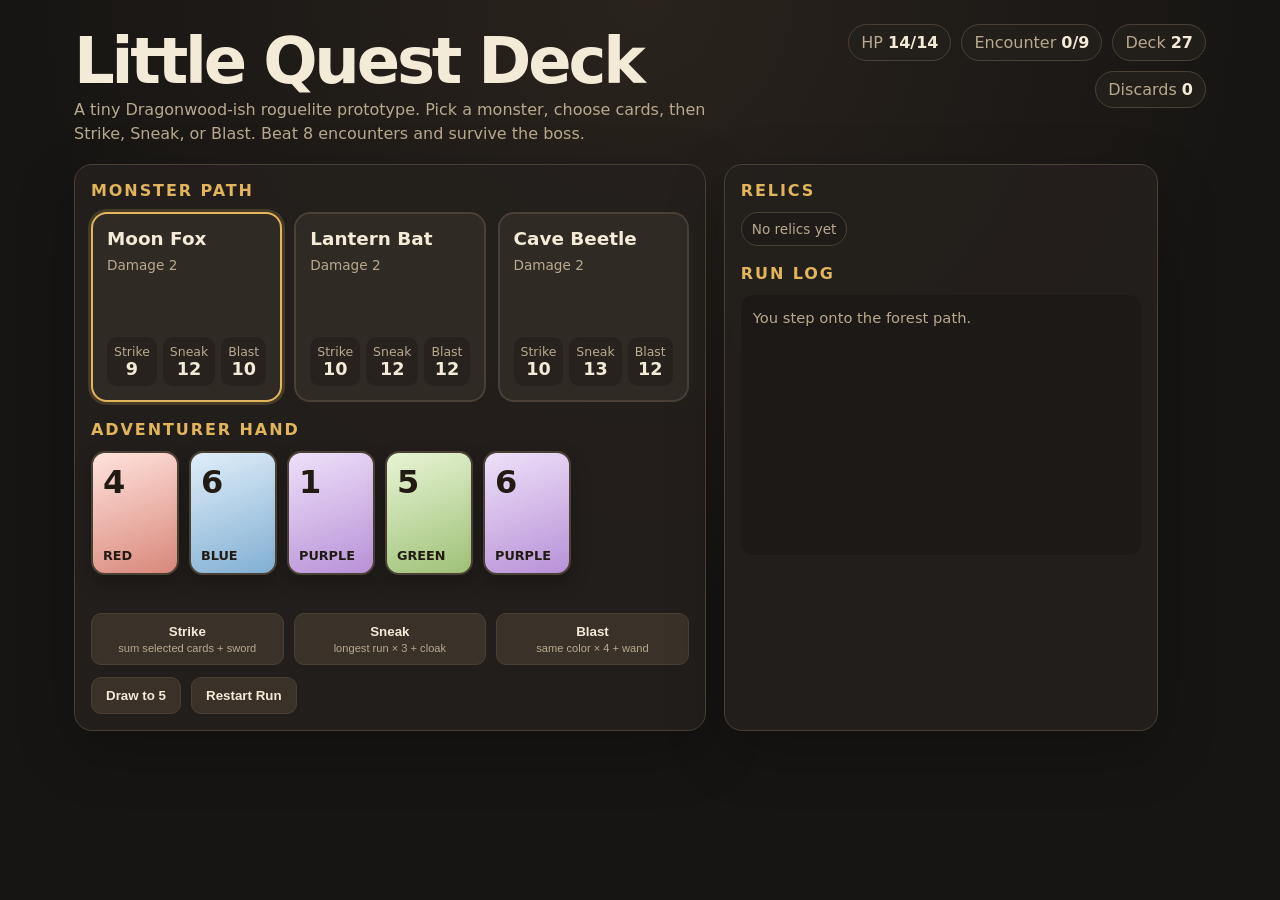
<file: index.html>
<!DOCTYPE html>
<html lang="en">
<head>
<meta charset="UTF-8">
<meta name="viewport" content="width=device-width, initial-scale=1.0">
<title>Little Quest Deck</title>
<style>
:root {
  --bg: #171513;
  --panel: #24201c;
  --panel2: #302a24;
  --text: #f4ead8;
  --muted: #b9a98f;
  --gold: #e2b45c;
  --red: #d96b5f;
  --green: #83b36b;
  --blue: #6fa9d8;
  --purple: #b284d8;
  --border: #4b4035;
}
* { box-sizing: border-box; }
body {
  margin: 0;
  background: radial-gradient(circle at top, #2a231d 0%, var(--bg) 55%);
  color: var(--text);
  font-family: system-ui, -apple-system, BlinkMacSystemFont, "Segoe UI", sans-serif;
  min-height: 100vh;
}
button {
  border: 1px solid var(--border);
  background: #3a3128;
  color: var(--text);
  border-radius: 10px;
  padding: 10px 14px;
  cursor: pointer;
  font-weight: 700;
}
button:hover:not(:disabled) { border-color: var(--gold); transform: translateY(-1px); }
button:disabled { opacity: 0.45; cursor: not-allowed; }
.app { max-width: 1180px; margin: 0 auto; padding: 24px; }
.header { display: flex; justify-content: space-between; gap: 16px; align-items: flex-start; margin-bottom: 18px; }
h1 { margin: 0; font-size: clamp(2rem, 5vw, 4rem); letter-spacing: -0.05em; }
.subtitle { color: var(--muted); max-width: 650px; line-height: 1.5; }
.stats { display: flex; flex-wrap: wrap; gap: 10px; justify-content: flex-end; }
.stat { background: rgba(36,32,28,0.82); border: 1px solid var(--border); border-radius: 999px; padding: 8px 12px; color: var(--muted); }
.stat strong { color: var(--text); }
.grid { display: grid; grid-template-columns: 1.1fr 0.9fr; gap: 18px; }
.panel { background: rgba(36,32,28,0.9); border: 1px solid var(--border); border-radius: 18px; padding: 16px; box-shadow: 0 20px 60px rgba(0,0,0,0.22); }
.panel h2 { margin: 0 0 12px; font-size: 1rem; color: var(--gold); text-transform: uppercase; letter-spacing: 0.12em; }
.monsters { display: grid; grid-template-columns: repeat(3, 1fr); gap: 12px; }
.monster { background: var(--panel2); border: 2px solid var(--border); border-radius: 16px; padding: 14px; min-height: 190px; display: flex; flex-direction: column; gap: 8px; }
.monster.selected { border-color: var(--gold); box-shadow: 0 0 0 3px rgba(226,180,92,0.18); }
.monster .name { font-size: 1.15rem; font-weight: 800; }
.monster .type { color: var(--muted); font-size: 0.85rem; }
.target-row { display: grid; grid-template-columns: repeat(3, 1fr); gap: 6px; margin-top: auto; }
.target { background: rgba(0,0,0,0.18); border-radius: 10px; padding: 7px; text-align: center; font-size: 0.78rem; color: var(--muted); }
.target strong { display: block; color: var(--text); font-size: 1.1rem; }
.hand { display: flex; flex-wrap: wrap; gap: 10px; min-height: 150px; }
.card { width: 88px; height: 124px; border-radius: 14px; border: 2px solid var(--border); background: linear-gradient(160deg, #f7ebd1, #d9c49a); color: #211b14; display: flex; flex-direction: column; justify-content: space-between; padding: 10px; cursor: pointer; box-shadow: 0 8px 18px rgba(0,0,0,0.25); user-select: none; }
.card.selected { outline: 4px solid var(--gold); transform: translateY(-5px); }
.card .num { font-size: 2rem; font-weight: 900; }
.card .suit { font-weight: 900; text-transform: uppercase; font-size: 0.8rem; }
.card.red { background: linear-gradient(160deg, #ffe3dd, #d9877a); }
.card.green { background: linear-gradient(160deg, #e8f4d4, #9ec177); }
.card.blue { background: linear-gradient(160deg, #e0eef9, #81afd3); }
.card.purple { background: linear-gradient(160deg, #eee0f9, #b891d7); }
.actions { display: grid; grid-template-columns: repeat(3, 1fr); gap: 10px; margin-top: 12px; }
.action-btn small { display: block; color: var(--muted); font-weight: 500; margin-top: 3px; }
.relics { display: flex; flex-wrap: wrap; gap: 8px; }
.relic { border: 1px solid var(--border); background: #1f1b18; border-radius: 999px; padding: 8px 10px; font-size: 0.85rem; color: var(--muted); }
.log { height: 260px; overflow: auto; background: rgba(0,0,0,0.18); border-radius: 12px; padding: 12px; color: var(--muted); line-height: 1.45; font-size: 0.92rem; }
.log p { margin: 0 0 8px; }
.upgrades { display: none; position: fixed; inset: 0; background: rgba(0,0,0,0.72); align-items: center; justify-content: center; padding: 18px; z-index: 10; }
.upgrades.open { display: flex; }
.upgrade-box { max-width: 850px; width: 100%; background: var(--panel); border: 1px solid var(--border); border-radius: 22px; padding: 20px; }
.upgrade-cards { display: grid; grid-template-columns: repeat(3, 1fr); gap: 12px; margin-top: 14px; }
.upgrade { text-align: left; min-height: 150px; background: var(--panel2); }
.upgrade strong { display: block; color: var(--gold); margin-bottom: 8px; font-size: 1.05rem; }
.footer-actions { display: flex; gap: 10px; margin-top: 12px; }
.game-over { font-size: 1.2rem; color: var(--gold); font-weight: 800; }
@media (max-width: 900px) { .grid, .monsters, .upgrade-cards { grid-template-columns: 1fr; } .stats { justify-content: flex-start; } .actions { grid-template-columns: 1fr; } }
</style>
</head>
<body>
<div class="app">
  <div class="header">
    <div>
      <h1>Little Quest Deck</h1>
      <div class="subtitle">A tiny Dragonwood-ish roguelite prototype. Pick a monster, choose cards, then Strike, Sneak, or Blast. Beat 8 encounters and survive the boss.</div>
    </div>
    <div class="stats">
      <div class="stat">HP <strong id="hp"></strong></div>
      <div class="stat">Encounter <strong id="encounter"></strong></div>
      <div class="stat">Deck <strong id="deckCount"></strong></div>
      <div class="stat">Discards <strong id="discardCount"></strong></div>
    </div>
  </div>

  <div class="grid">
    <main class="panel">
      <h2>Monster Path</h2>
      <div class="monsters" id="monsters"></div>
      <h2 style="margin-top:18px;">Adventurer Hand</h2>
      <div class="hand" id="hand"></div>
      <div class="actions">
        <button class="action-btn" id="strikeBtn">Strike <small>sum selected cards + sword</small></button>
        <button class="action-btn" id="sneakBtn">Sneak <small>longest run × 3 + cloak</small></button>
        <button class="action-btn" id="blastBtn">Blast <small>same color × 4 + wand</small></button>
      </div>
      <div class="footer-actions">
        <button id="drawBtn">Draw to 5</button>
        <button id="restartBtn">Restart Run</button>
      </div>
    </main>

    <aside class="panel">
      <h2>Relics</h2>
      <div class="relics" id="relics"></div>
      <h2 style="margin-top:18px;">Run Log</h2>
      <div class="log" id="log"></div>
    </aside>
  </div>
</div>

<div class="upgrades" id="upgradeModal">
  <div class="upgrade-box">
    <h2>Choose a reward</h2>
    <div class="subtitle">Defeated monsters leave something useful behind.</div>
    <div class="upgrade-cards" id="upgradeCards"></div>
  </div>
</div>

<script>
const colors = ['red', 'green', 'blue', 'purple'];
const monsterNames = ['Moss Imp', 'Tin Goblin', 'Lantern Bat', 'Root Troll', 'Moon Fox', 'Bog Wyrm', 'Clockwork Crab', 'Ash Sprite', 'Cave Beetle', 'Glass Ogre'];
const bosses = ['The Sleepy Dragon', 'Queen Briarback', 'The Three-Eyed Toad'];
const rewards = [
  { name: 'Rusty Sword', text: '+2 Strike.', apply: s => s.mods.strike += 2 },
  { name: 'Shadow Cloak', text: '+2 Sneak.', apply: s => s.mods.sneak += 2 },
  { name: 'Apprentice Wand', text: '+2 Blast.', apply: s => s.mods.blast += 2 },
  { name: 'Campfire Soup', text: 'Heal 3 HP now.', apply: s => s.hp = Math.min(s.maxHp, s.hp + 3) },
  { name: 'Bigger Satchel', text: 'Max hand size +1.', apply: s => s.handSize += 1 },
  { name: 'Lucky Pebble', text: '+1 to all approaches.', apply: s => { s.mods.strike++; s.mods.sneak++; s.mods.blast++; } },
  { name: 'Soft Boots', text: 'Max HP +2 and heal 2.', apply: s => { s.maxHp += 2; s.hp += 2; } },
  { name: 'Monster Manual', text: 'Future monsters are slightly easier.', apply: s => s.ease += 1 }
];
let state;
function shuffle(a) { for (let i=a.length-1;i>0;i--) { const j=Math.floor(Math.random()*(i+1)); [a[i],a[j]]=[a[j],a[i]]; } return a; }
function makeDeck() { const deck=[]; for (let n=1;n<=8;n++) colors.forEach(c => deck.push({n, color:c, id: crypto.randomUUID()})); return shuffle(deck); }
function log(msg) { state.log.unshift(`<p>${msg}</p>`); renderLog(); }
function newMonster(level, boss=false) {
  const base = boss ? 21 : 9 + level * 2;
  const variance = () => Math.max(5, base + Math.floor(Math.random()*5) - 2 - state.ease);
  return { id: crypto.randomUUID(), name: boss ? bosses[Math.floor(Math.random()*bosses.length)] : monsterNames[Math.floor(Math.random()*monsterNames.length)], boss, strike: variance(), sneak: variance(), blast: variance(), damage: boss ? 5 : Math.ceil(level/2)+1 };
}
function start() {
  state = { hp: 14, maxHp: 14, encounter: 1, defeated: 0, deck: makeDeck(), discard: [], hand: [], selected: [], monsters: [], mods: {strike:0,sneak:0,blast:0}, relics: [], log: [], handSize: 5, ease: 0, gameOver: false };
  fillMonsters(); drawToHand(); log('You step onto the forest path.'); render();
}
function fillMonsters() { while (state.monsters.length < 3 && state.defeated < 8) state.monsters.push(newMonster(state.encounter)); if (state.defeated >= 8 && state.monsters.length === 0) state.monsters.push(newMonster(9, true)); }
function drawOne() { if (!state.deck.length) { state.deck = shuffle(state.discard); state.discard = []; log('The discard pile is shuffled back into the deck.'); } if (state.deck.length) state.hand.push(state.deck.pop()); }
function drawToHand() { while (state.hand.length < state.handSize) drawOne(); render(); }
function selectedCards() { return state.hand.filter(c => state.selected.includes(c.id)); }
function score(mode) {
  const cards = selectedCards(); if (!cards.length) return 0;
  if (mode === 'strike') return cards.reduce((a,c)=>a+c.n,0) + state.mods.strike;
  if (mode === 'sneak') {
    const nums = [...new Set(cards.map(c=>c.n))].sort((a,b)=>a-b); let best=1, cur=1;
    for (let i=1;i<nums.length;i++) { if (nums[i] === nums[i-1]+1) cur++; else cur=1; best=Math.max(best,cur); }
    return best * 3 + cards.length + state.mods.sneak;
  }
  if (mode === 'blast') {
    const counts = {}; cards.forEach(c => counts[c.color]=(counts[c.color]||0)+1);
    return Math.max(...Object.values(counts)) * 4 + state.mods.blast;
  }
}
function attack(mode) {
  if (state.gameOver) return;
  const monster = state.monsters.find(m => m.id === state.targetId) || state.monsters[0];
  state.targetId = monster.id;
  const cards = selectedCards(); if (!cards.length) { log('Choose at least one card first.'); return; }
  const total = score(mode); const target = monster[mode];
  cards.forEach(c => state.discard.push(c));
  state.hand = state.hand.filter(c => !state.selected.includes(c.id)); state.selected = [];
  if (total >= target) {
    log(`Success! ${modeName(mode)} ${total} beats ${monster.name}'s ${target}.`);
    state.monsters = state.monsters.filter(m => m.id !== monster.id); state.defeated++; state.encounter++;
    if (monster.boss) { state.gameOver = true; log('<span class="game-over">You beat the boss. Tiny victory parade.</span>'); render(); return; }
    openRewards();
  } else {
    state.hp -= monster.damage;
    log(`Oof. ${modeName(mode)} ${total} misses ${monster.name}'s ${target}. Take ${monster.damage} damage.`);
    if (state.hp <= 0) { state.hp = 0; state.gameOver = true; log('<span class="game-over">Run over. The forest keeps your lunch money.</span>'); }
  }
  fillMonsters(); drawToHand(); render();
}
function modeName(m) { return m[0].toUpperCase()+m.slice(1); }
function openRewards() {
  const picks = shuffle([...rewards]).slice(0,3);
  const wrap = document.getElementById('upgradeCards'); wrap.innerHTML = '';
  picks.forEach(r => { const b=document.createElement('button'); b.className='upgrade'; b.innerHTML=`<strong>${r.name}</strong>${r.text}`; b.onclick=()=>{ r.apply(state); state.relics.push(r.name); document.getElementById('upgradeModal').classList.remove('open'); log(`Reward chosen: ${r.name}.`); fillMonsters(); drawToHand(); render(); }; wrap.appendChild(b); });
  document.getElementById('upgradeModal').classList.add('open');
}
function renderMonsters() {
  const el=document.getElementById('monsters'); el.innerHTML='';
  state.monsters.forEach((m,i)=>{ if (!state.targetId || !state.monsters.find(x=>x.id===state.targetId)) state.targetId=state.monsters[0]?.id; const d=document.createElement('div'); d.className='monster'+(state.targetId===m.id?' selected':''); d.onclick=()=>{state.targetId=m.id; render();}; d.innerHTML=`<div class="name">${m.boss?'👑 ':''}${m.name}</div><div class="type">Damage ${m.damage}${m.boss?' · Final boss':''}</div><div class="target-row"><div class="target">Strike<strong>${m.strike}</strong></div><div class="target">Sneak<strong>${m.sneak}</strong></div><div class="target">Blast<strong>${m.blast}</strong></div></div>`; el.appendChild(d); });
}
function renderHand() {
  const el=document.getElementById('hand'); el.innerHTML='';
  state.hand.forEach(c=>{ const d=document.createElement('div'); d.className=`card ${c.color}${state.selected.includes(c.id)?' selected':''}`; d.onclick=()=>{ state.selected = state.selected.includes(c.id) ? state.selected.filter(id=>id!==c.id) : [...state.selected,c.id]; render(); }; d.innerHTML=`<div class="num">${c.n}</div><div class="suit">${c.color}</div>`; el.appendChild(d); });
}
function renderLog() { document.getElementById('log').innerHTML = state.log.join(''); }
function render() {
  document.getElementById('hp').textContent = `${state.hp}/${state.maxHp}`;
  document.getElementById('encounter').textContent = state.gameOver ? 'Done' : `${state.defeated}/9`;
  document.getElementById('deckCount').textContent = state.deck.length;
  document.getElementById('discardCount').textContent = state.discard.length;
  document.getElementById('relics').innerHTML = state.relics.length ? state.relics.map(r=>`<span class="relic">${r}</span>`).join('') : '<span class="relic">No relics yet</span>';
  renderMonsters(); renderHand(); renderLog();
  ['strikeBtn','sneakBtn','blastBtn','drawBtn'].forEach(id => document.getElementById(id).disabled = state.gameOver);
}
document.getElementById('strikeBtn').onclick=()=>attack('strike');
document.getElementById('sneakBtn').onclick=()=>attack('sneak');
document.getElementById('blastBtn').onclick=()=>attack('blast');
document.getElementById('drawBtn').onclick=drawToHand;
document.getElementById('restartBtn').onclick=start;
start();
</script>
</body>
</html>
</file>
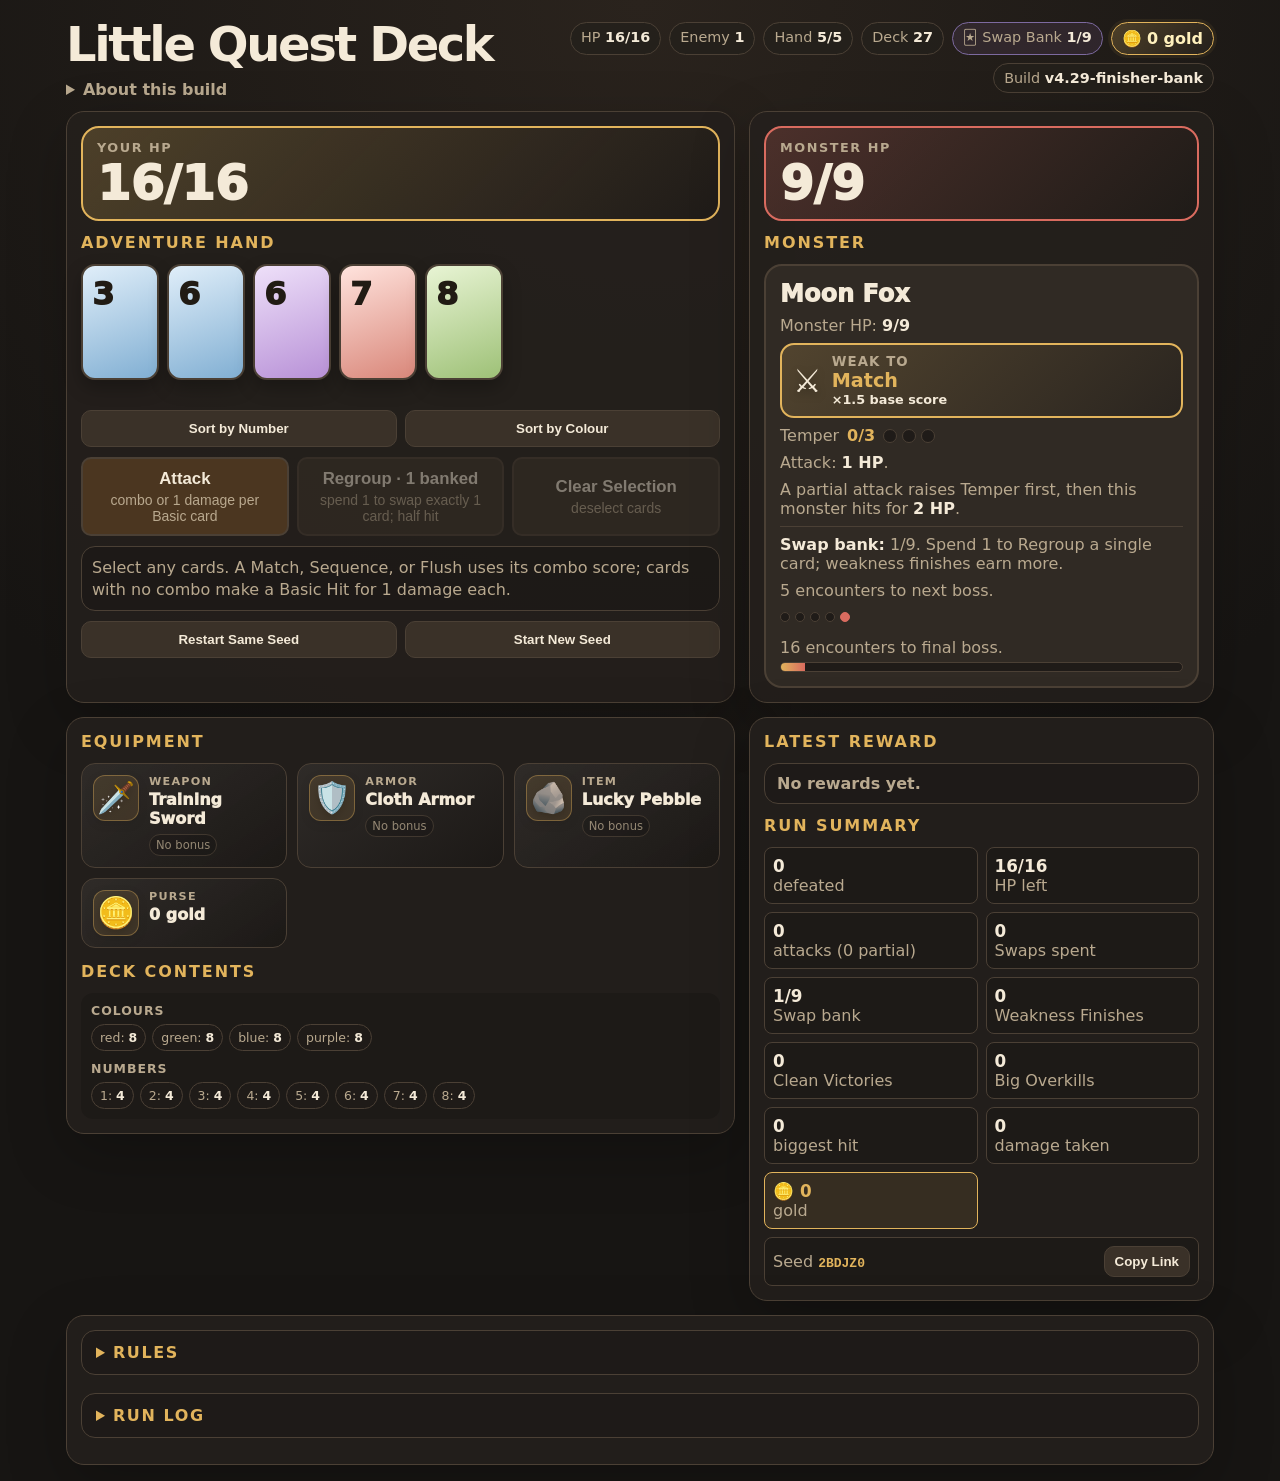
<file: public/index.html>
<!DOCTYPE html>
<html lang="en">
<head>
<meta charset="UTF-8">
<meta name="viewport" content="width=device-width, initial-scale=1.0">
<title>Little Quest Deck</title>
<link rel="stylesheet" href="styles.css">
</head>
<body>
<div class="app">
  <div class="header">
    <div>
      <h1>Little Quest Deck</h1>
      <details class="about-box">
        <summary>About this build</summary>
        <div class="subtitle">A stripped-back card-combo prototype. Build Match, Sequence, and Flush attacks—or submit any cards for a small Basic Hit. Weakness Finishes bank single-card Swaps for later, while precise and overkill victories earn different rewards. <strong id="buildLabel"></strong></div>
      </details>
    </div>
    <div class="stats">
      <div class="stat">HP <strong id="hp"></strong></div>
      <div class="stat">Enemy <strong id="encounter"></strong></div>
      <div class="stat">Hand <strong id="handCount"></strong></div>
      <div class="stat">Deck <strong id="deckCount"></strong></div>
      <div class="stat swap-stat">🃏 Swap Bank <strong id="discardCount"></strong></div>
      <div class="stat money-stat">🪙 <strong id="goldCount"></strong></div>
      <div class="stat">Build <strong id="buildStat"></strong></div>
    </div>
  </div>

  <div class="grid">
    <main class="panel player-panel">
      <div class="player-hp-row"><div class="hp-card" id="playerHp"><div class="label">Your HP</div><div class="value" id="playerHpValue"></div></div></div>
      <h2>Adventure Hand</h2>
      <div class="hand" id="hand"></div>
      <div class="actions" style="grid-template-columns: repeat(2, 1fr);">
        <button id="sortNumberBtn">Sort by Number</button>
        <button id="sortColorBtn">Sort by Colour</button>
      </div>
      <div class="actions combat-actions">
        <button class="action-btn" id="attackBtn">Attack <small>auto-best combo</small></button>
        <button class="action-btn" id="discardBtn">Regroup · 1 banked <small>spend 1 to swap exactly 1 card; half hit</small></button>
        <button class="action-btn" id="clearSelectionBtn">Clear Selection <small>deselect cards</small></button>
      </div>
      <div class="score-preview" id="scorePreview"></div>
      <div class="actions run-actions">
        <button id="restartBtn">Restart Same Seed</button>
        <button id="newSeedBtn">Start New Seed</button>
      </div>
    </main>

    <section class="panel monster-panel">
      <div class="hp-board">
        <div class="hp-card monster" id="monsterHp"><div class="label">Monster HP</div><div class="value" id="monsterHpValue"></div></div>
      </div>
      <h2>Monster</h2>
      <div class="enemy" id="enemy"></div>
    </section>
  </div>

  <div class="info-grid">
    <section class="panel info-main">
      <h2>Equipment</h2>
      <div class="equipment" id="equipment"></div>
      <h2>Deck Contents</h2>
      <div class="deck-list" id="deckList"></div>
    </section>

    <section class="panel info-side">
      <h2>Latest Reward</h2>
      <div class="reward-banner" id="rewardBanner">No rewards yet.</div>
      <h2>Run Summary</h2>
      <div class="run-summary" id="runSummary"></div>
    </section>

    <aside class="panel rules-row">
      <details class="rules-box">
        <summary>Rules</summary>
      <ul class="rules">
        <li><strong>Attack</strong> with selected cards. Match, Sequence, and Flush use their combo scores. If the selected cards make no combo, they become a Basic Hit for 1 damage per card. The score panel shows every part of the total. Lethal cards get a separate Finisher animation that stacks with the weakness effect.</li>
        <li>Starting hand size is 5. Hand size can rise to a max of 7.</li>
        <li><strong>Match scores:</strong> Pair 9, Three-kind 27, Four-kind 63. Match groups stack, so two pair = 18 and full house = 36.</li>
        <li><strong>Sequence scores:</strong> 3/4/5/6/7 cards score 15/35/68/120/192.</li>
        <li><strong>Flush scores:</strong> 3/4/5/6/7 cards score 12/28/55/96/154. A straight flush stacks its Sequence and Flush scores.</li>
        <li><strong>Combos:</strong> Match = one or more matching-number groups, including pair, two pair, three/four of a kind, or full house; unmatched selected cards add no Match score. Sequence = 3+ consecutive numbers. Flush = 3+ same colour. A non-combo selection is always a valid Basic Hit.</li>
        <li>Enemy weakness is one broad family: Match, Sequence, or Flush. Matching it multiplies the combo's base score by 1.5 before equipment bonuses. Matching selected cards glow and jiggle so the bonus is hard to miss. Combo bonuses stack; a straight flush gets both Sequence and Flush.</li>
        <li>Enemies have HP. If your attack is less than their total HP, it still knocks their HP down, raises Temper by 1, then they hit back.</li>
        <li><strong>Temper:</strong> each enemy starts at 0 Temper. Partial attacks raise Temper before retaliation, up to 3. Each Temper adds +1 to that enemy's attack. Temper resets when a new enemy appears.</li>
        <li>Enemies 5, 10, and 15 are bosses. Enemy 16 is the final boss: -1 effective hand size, Crown Cracks damage applied, win prize on defeat, then you can keep playing endless mode.</li>
        <li><strong>Swap Bank / Regroup:</strong> start with 1 Swap token. Spend 1 to replace exactly one selected card and take a half-strength hit. Defeating an enemy with its weakness earns +1 Swap token, up to 9, so tokens can be saved for bosses.</li>
        <li><strong>Clear Selection</strong> deselects your current cards without spending a turn.</li>
        <li>After a non-lethal attack, replace every card played. Defeating an enemy fully refills your hand for the next encounter.</li>
        <li><strong>Victory bonuses:</strong> 0-3 excess damage is a Clean Victory worth +2 gold; before the final boss it also cracks 2 crown HP, capped at 12, and boss Clean Victories heal 1 HP. A Big Overkill of 4+ excess damage earns +1 gold and raises a normal monster's equipment chance from 15% to 30%. Weakness Finishes also earn a Swap token.</li>
        <li>Each run has a seed in the page URL. Restart the same seed to replay identical cards, enemies, and rewards, or start a new seed for a fresh run.</li>
        <li>Equipment slots start with basic no-bonus gear. Normal monsters have a 15% base equipment chance; boss shops are guaranteed. New gear is labelled as a clear upgrade, clear downgrade, or trade-off. The Bigger Backpack has its own 🎒 card and clearly shows Hand +1.</li>
        <li><strong>Shop:</strong> buying an item marks only that card sold; the remaining shelf stays put. Rerolling the whole shelf costs 4 gold, then 6, 8, and so on during that shop visit.</li>
        <li>Deck editing rewards — adding or removing cards — are not in this build yet.</li>
      </ul>
      </details>
      <details class="rules-box log-box">
        <summary>Run Log</summary>
        <div class="log" id="log"></div>
      </details>
    </aside>
  </div>
</div>
<div class="modal" id="modal"><div class="modal-card" id="modalCard"></div></div>

<script src="rules.js"></script>
<script src="game-state.js"></script>
<script src="game.js"></script>
</body>
</html>
</file>
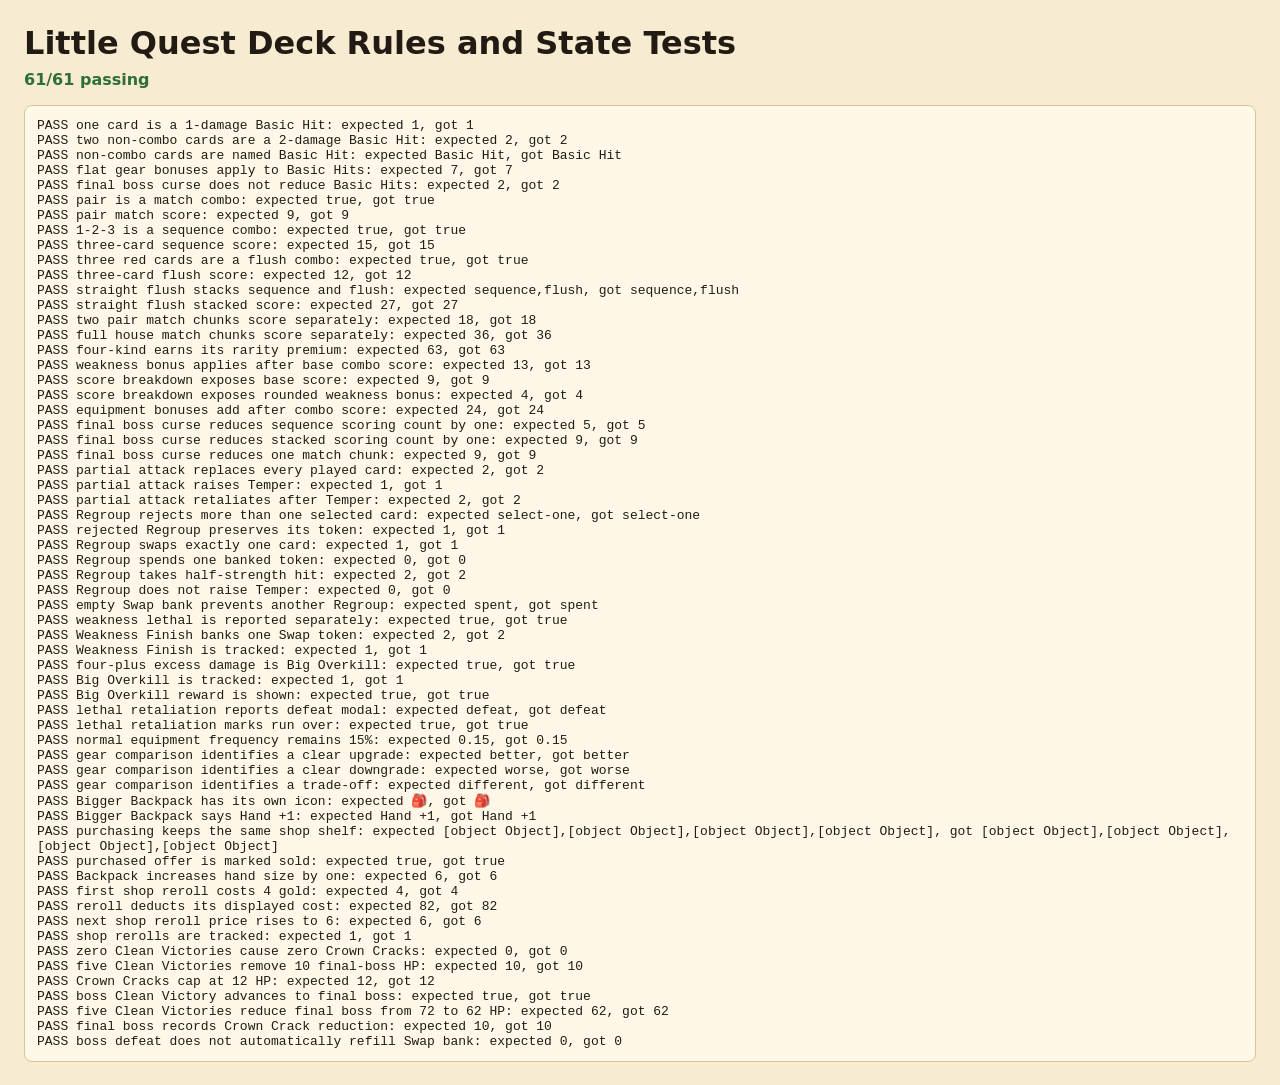
<file: public/scoring-tests.html>
<!DOCTYPE html>
<html lang="en">
<head>
<meta charset="UTF-8">
<meta name="viewport" content="width=device-width, initial-scale=1.0">
<title>Little Quest Deck Rules and State Tests</title>
<style>
body { margin: 24px; font-family: system-ui, -apple-system, BlinkMacSystemFont, "Segoe UI", sans-serif; color: #211b14; background: #f7ebd1; }
h1 { margin: 0 0 8px; }
#summary { font-weight: 800; margin: 0 0 16px; }
.pass { color: #2f6f35; }
.fail { color: #9b2f2a; }
pre { white-space: pre-wrap; border: 1px solid #d9c49a; background: #fff8e8; padding: 12px; border-radius: 8px; }
</style>
</head>
<body>
<h1>Little Quest Deck Rules and State Tests</h1>
<p id="summary">Running...</p>
<pre id="results"></pre>

<script src="rules.js"></script>
<script src="game-state.js"></script>
<script>
(() => {
  const Rules = window.LittleQuestDeckRules;
  const GameState = window.LittleQuestDeckState;
  const output = [];
  const results = [];
  let cardId = 0;
  const card = (n, color = 'red') => ({ n, color, id: `test-${++cardId}` });

  function assertEqual(name, actual, expected) {
    const pass = Object.is(actual, expected);
    results.push(pass);
    output.push(`${pass ? 'PASS' : 'FAIL'} ${name}: expected ${expected}, got ${actual}`);
  }

  function assertArrayEqual(name, actual, expected) {
    assertEqual(name, actual.join(','), expected.join(','));
  }

  const score = (cards, options) => Rules.scoreCombo(cards, options);
  assertEqual('one card is a 1-damage Basic Hit', score([card(8)]).total, 1);
  assertEqual('two non-combo cards are a 2-damage Basic Hit', score([card(1, 'red'), card(3, 'blue')]).total, 2);
  assertEqual('non-combo cards are named Basic Hit', Rules.comboName(score([card(1, 'red'), card(3, 'blue')]).traits), 'Basic Hit');
  assertEqual('flat gear bonuses apply to Basic Hits', score([card(1, 'red'), card(3, 'blue')], { weapon: { damageBonus: 2 }, item: { damageBonus: 3 } }).total, 7);
  assertEqual('final boss curse does not reduce Basic Hits', score([card(1, 'red'), card(3, 'blue')], { finalBoss: true }).total, 2);
  assertEqual('pair is a match combo', Rules.isMatchCombo([card(2, 'red'), card(2, 'blue')]), true);
  assertEqual('pair match score', score([card(2, 'red'), card(2, 'blue')]).total, 9);
  assertEqual('1-2-3 is a sequence combo', Rules.isSequenceCombo([card(1), card(2, 'blue'), card(3, 'green')]), true);
  assertEqual('three-card sequence score', score([card(1), card(2, 'blue'), card(3, 'green')]).total, 15);
  assertEqual('three red cards are a flush combo', Rules.isFlushCombo([card(1), card(4), card(8)]), true);
  assertEqual('three-card flush score', score([card(1), card(4), card(8)]).total, 12);

  const straightFlush = [card(1), card(2), card(3)];
  assertArrayEqual('straight flush stacks sequence and flush', Rules.traitInfo(straightFlush), ['sequence', 'flush']);
  assertEqual('straight flush stacked score', score(straightFlush).total, 27);
  assertEqual('two pair match chunks score separately', score([card(2, 'red'), card(2, 'blue'), card(5, 'green'), card(5, 'purple')]).total, 18);
  assertEqual('full house match chunks score separately', score([card(2, 'red'), card(2, 'blue'), card(2, 'green'), card(5, 'red'), card(5, 'purple')]).total, 36);
  assertEqual('four-kind earns its rarity premium', score([card(7), card(7, 'blue'), card(7, 'green'), card(7, 'purple')]).total, 63);
  const weaknessScore = score([card(2, 'red'), card(2, 'blue')], { weakness: 'match' });
  assertEqual('weakness bonus applies after base combo score', weaknessScore.total, 13);
  assertEqual('score breakdown exposes base score', weaknessScore.breakdown.base, 9);
  assertEqual('score breakdown exposes rounded weakness bonus', weaknessScore.breakdown.weaknessBonus, 4);
  assertEqual('equipment bonuses add after combo score', score([card(1), card(2, 'blue'), card(3, 'green')], { weapon: { mode: 'sequence', bonus: 4, damageBonus: 2 }, item: { damageBonus: 3 } }).total, 24);
  assertEqual('final boss curse reduces sequence scoring count by one', score([card(1), card(2, 'blue'), card(3, 'green')], { finalBoss: true }).total, 5);
  assertEqual('final boss curse reduces stacked scoring count by one', score(straightFlush, { finalBoss: true }).total, 9);
  assertEqual('final boss curse reduces one match chunk', score([card(2, 'red'), card(2, 'blue'), card(2, 'green')], { finalBoss: true }).total, 9);

  const partial = GameState.createGame('PARTIAL-ATTACK');
  partial.state.hand = [card(2, 'red'), card(2, 'blue'), card(5), card(6), card(8)];
  partial.state.deck = [card(1), card(3)];
  partial.state.selected = partial.state.hand.slice(0, 2).map(item => item.id);
  partial.state.enemy.hp = 20;
  partial.state.enemy.maxHp = 20;
  partial.state.enemy.damage = 1;
  const partialResult = partial.attack();
  assertEqual('partial attack replaces every played card', partialResult.drawn, 2);
  assertEqual('partial attack raises Temper', partial.state.enemy.temper, 1);
  assertEqual('partial attack retaliates after Temper', partial.state.stats.damageTaken, 2);

  const regroup = GameState.createGame('REGROUP');
  regroup.state.hand = [card(1), card(2), card(4), card(6), card(8)];
  regroup.state.deck = [card(3), card(5), card(7), card(8, 'blue')];
  regroup.state.enemy.damage = 4;
  regroup.state.selected = regroup.state.hand.slice(0, 2).map(item => item.id);
  const multiRegroup = regroup.discardSelected();
  assertEqual('Regroup rejects more than one selected card', multiRegroup.reason, 'select-one');
  assertEqual('rejected Regroup preserves its token', regroup.state.regroupTokens, 1);
  regroup.state.selected = [regroup.state.hand[0].id];
  const firstRegroup = regroup.discardSelected();
  assertEqual('Regroup swaps exactly one card', firstRegroup.drawn, 1);
  assertEqual('Regroup spends one banked token', regroup.state.regroupTokens, 0);
  assertEqual('Regroup takes half-strength hit', regroup.state.stats.damageTaken, 2);
  assertEqual('Regroup does not raise Temper', regroup.state.enemy.temper, 0);
  regroup.state.selected = [regroup.state.hand[0].id];
  const spentRegroup = regroup.discardSelected();
  assertEqual('empty Swap bank prevents another Regroup', spentRegroup.reason, 'spent');

  const weaknessFinish = GameState.createGame('WEAKNESS-FINISH');
  weaknessFinish.state.hand = [card(2, 'red'), card(2, 'blue'), card(5), card(6), card(8)];
  weaknessFinish.state.deck = [card(1), card(3)];
  weaknessFinish.state.selected = weaknessFinish.state.hand.slice(0, 2).map(item => item.id);
  weaknessFinish.state.enemy = { name: 'Weak Test', boss: false, finalBoss: false, weakness: 'match', hp: 13, maxHp: 13, damage: 1, temper: 0, crownCrackReduction: 0 };
  const weaknessResult = weaknessFinish.attack();
  assertEqual('weakness lethal is reported separately', weaknessResult.weaknessFinish, true);
  assertEqual('Weakness Finish banks one Swap token', weaknessFinish.state.regroupTokens, 2);
  assertEqual('Weakness Finish is tracked', weaknessFinish.state.stats.weaknessFinishes, 1);

  const overkill = GameState.createGame('BIG-OVERKILL');
  overkill.state.hand = [card(2, 'red'), card(2, 'blue'), card(5), card(6), card(8)];
  overkill.state.deck = [card(1), card(3)];
  overkill.state.selected = overkill.state.hand.slice(0, 2).map(item => item.id);
  overkill.state.enemy = { name: 'Tiny Test', boss: false, finalBoss: false, weakness: 'flush', hp: 1, maxHp: 1, damage: 1, temper: 0, crownCrackReduction: 0 };
  const overkillResult = overkill.attack();
  assertEqual('four-plus excess damage is Big Overkill', overkillResult.overkill >= Rules.config.overkillThreshold, true);
  assertEqual('Big Overkill is tracked', overkill.state.stats.overkillVictories, 1);
  assertEqual('Big Overkill reward is shown', overkill.state.lastReward.includes('Big Overkill'), true);

  const defeat = GameState.createGame('DEFEAT');
  defeat.state.hp = 1;
  defeat.state.enemy.damage = 4;
  defeat.state.hand = [card(1), card(4), card(7), card(2), card(5)];
  defeat.state.deck = [card(8)];
  defeat.state.selected = [defeat.state.hand[0].id];
  const defeatResult = defeat.discardSelected();
  assertEqual('lethal retaliation reports defeat modal', defeatResult.modal, 'defeat');
  assertEqual('lethal retaliation marks run over', defeat.state.gameOver, true);
  assertEqual('normal equipment frequency remains 15%', Rules.config.monsterEquipmentDropChance, 0.15);
  const comparisonGame = GameState.createGame('GEAR-COMPARISON');
  const trainingSword = comparisonGame.state.equipment.weapon;
  const balancedBlade = { slot: 'weapon', icon: '🗡️', name: 'Balanced Blade', damageBonus: 2 };
  const matchAxe = { slot: 'weapon', icon: '🪓', name: 'Match Axe', mode: 'match', bonus: 4 };
  const sequenceBow = { slot: 'weapon', icon: '🏹', name: 'Sequence Bow', mode: 'sequence', bonus: 4 };
  assertEqual('gear comparison identifies a clear upgrade', comparisonGame.compareEquipment(balancedBlade, trainingSword).verdict, 'better');
  assertEqual('gear comparison identifies a clear downgrade', comparisonGame.compareEquipment(trainingSword, balancedBlade).verdict, 'worse');
  assertEqual('gear comparison identifies a trade-off', comparisonGame.compareEquipment(matchAxe, sequenceBow).verdict, 'different');
  const shop = GameState.createGame('PERSISTENT-SHOP');
  shop.state.gold = 100;
  shop.state.hp = shop.state.maxHp - 2;
  shop.makeShopOffers();
  const originalShelf = shop.state.shopOffers;
  const originalHandSize = shop.state.handSize;
  const backpackIndex = originalShelf.findIndex(offer => offer.kind === 'hand');
  assertEqual('Bigger Backpack has its own icon', originalShelf[backpackIndex].icon, '🎒');
  assertEqual('Bigger Backpack says Hand +1', originalShelf[backpackIndex].text, 'Hand +1');
  shop.buyShopOffer(backpackIndex);
  assertEqual('purchasing keeps the same shop shelf', shop.state.shopOffers, originalShelf);
  assertEqual('purchased offer is marked sold', shop.state.shopOffers[backpackIndex].sold, true);
  assertEqual('Backpack increases hand size by one', shop.state.handSize, originalHandSize + 1);
  const beforeRerollGold = shop.state.gold;
  assertEqual('first shop reroll costs 4 gold', shop.state.shopRerollCost, 4);
  shop.rerollShop();
  assertEqual('reroll deducts its displayed cost', shop.state.gold, beforeRerollGold - 4);
  assertEqual('next shop reroll price rises to 6', shop.state.shopRerollCost, 6);
  assertEqual('shop rerolls are tracked', shop.state.stats.shopRerolls, 1);
  assertEqual('zero Clean Victories cause zero Crown Cracks', Rules.crownCrackReduction(0), 0);
  assertEqual('five Clean Victories remove 10 final-boss HP', Rules.crownCrackReduction(5), 10);
  assertEqual('Crown Cracks cap at 12 HP', Rules.crownCrackReduction(99), 12);

  const crown = GameState.createGame('CROWN-CRACKS');
  crown.state.defeated = 14;
  crown.state.stats.cleanVictories = 4;
  crown.state.hand = [card(2, 'red'), card(2, 'blue'), card(5), card(6), card(8)];
  crown.state.deck = [card(1), card(3), card(4)];
  crown.state.selected = crown.state.hand.slice(0, 2).map(item => item.id);
  crown.state.regroupTokens = 0;
  crown.state.enemy = { name: 'Boss Test', boss: true, finalBoss: false, weakness: 'sequence', hp: 9, maxHp: 9, damage: 1, temper: 0, crownCrackReduction: 0 };
  crown.attack();
  assertEqual('boss Clean Victory advances to final boss', crown.state.enemy.finalBoss, true);
  assertEqual('five Clean Victories reduce final boss from 72 to 62 HP', crown.state.enemy.maxHp, 62);
  assertEqual('final boss records Crown Crack reduction', crown.state.enemy.crownCrackReduction, 10);
  assertEqual('boss defeat does not automatically refill Swap bank', crown.state.regroupTokens, 0);

  const passed = results.filter(Boolean).length;
  const failed = results.length - passed;
  document.getElementById('summary').textContent = `${passed}/${results.length} passing`;
  document.getElementById('summary').className = failed ? 'fail' : 'pass';
  document.getElementById('results').textContent = output.join('\n');
  window.__LQD_TEST_RESULTS__ = { passed, failed, total: results.length, output };
  if (failed) console.error(window.__LQD_TEST_RESULTS__);
  else console.log(window.__LQD_TEST_RESULTS__);
})();
</script>
</body>
</html>
</file>
<file: public/styles.css>
:root {
  --bg: #171513;
  --panel: #24201c;
  --panel2: #302a24;
  --text: #f4ead8;
  --muted: #b9a98f;
  --gold: #e2b45c;
  --red: #d96b5f;
  --green: #83b36b;
  --blue: #6fa9d8;
  --purple: #b284d8;
  --border: #4b4035;
}
* { box-sizing: border-box; }
body {
  margin: 0;
  background: radial-gradient(circle at top, #2a231d 0%, var(--bg) 55%);
  color: var(--text);
  font-family: system-ui, -apple-system, BlinkMacSystemFont, "Segoe UI", sans-serif;
  min-height: 100vh;
}
button {
  border: 1px solid var(--border);
  background: #3a3128;
  color: var(--text);
  border-radius: 10px;
  padding: 10px 14px;
  cursor: pointer;
  font-weight: 800;
}
button:hover:not(:disabled) { border-color: var(--gold); transform: translateY(-1px); }
button:disabled { opacity: 0.45; cursor: not-allowed; }
button.attack-ready { background: #2f5f35; border-color: var(--green); }
button.attack-short { background: #67302b; border-color: var(--red); }
.hp-board { margin: 0 0 12px; display:grid; grid-template-columns: 1fr; gap:12px; }
.player-hp-row { margin: 0 0 12px; }
.hp-card { border: 2px solid var(--gold); border-radius: 18px; padding: 12px 14px; background: linear-gradient(135deg, rgba(226,180,92,0.22), rgba(0,0,0,0.12)); }
.hp-card.monster { border-color: var(--red); background: linear-gradient(135deg, rgba(217,107,95,0.22), rgba(0,0,0,0.12)); }
.hp-card .label { color: var(--muted); font-weight:900; text-transform:uppercase; letter-spacing:0.12em; font-size:0.8rem; }
.hp-card .value { color: var(--text); font-size: clamp(1.8rem, 5vw, 3rem); font-weight: 950; line-height: 1; margin-top:4px; }
.hp-card.low { border-color: var(--red); background: linear-gradient(135deg, rgba(217,107,95,0.30), rgba(0,0,0,0.16)); }
.app { max-width: 1180px; margin: 0 auto; padding: 16px; }
.header { display: flex; justify-content: space-between; gap: 14px; align-items: center; margin-bottom: 12px; }
h1 { margin: 0; font-size: clamp(1.8rem, 4vw, 3rem); letter-spacing: -0.05em; white-space: nowrap; }
.subtitle { color: var(--muted); max-width: 720px; line-height: 1.5; }
.about-box { margin-top: 8px; max-width: 720px; }
.about-box summary { cursor: pointer; color: var(--muted); font-weight: 800; }
.about-box[open] summary { margin-bottom: 6px; color: var(--gold); }
.stats { display: flex; flex-wrap: wrap; gap: 8px; justify-content: flex-end; }
.stat { background: rgba(36,32,28,0.82); border: 1px solid var(--border); border-radius: 999px; padding: 6px 10px; color: var(--muted); font-size:0.9rem; }
.stat strong { color: var(--text); }
.money-stat { border-color:var(--gold); background:linear-gradient(135deg,rgba(226,180,92,0.24),rgba(36,32,28,0.88)); color:var(--gold); font-size:1rem; box-shadow:0 0 0 3px rgba(226,180,92,0.07); }
.money-stat strong { color:#fff1bd; }
.swap-stat { border-color:#7d6aa0; background:rgba(178,132,216,0.10); }
.grid { display: grid; grid-template-columns: minmax(0, 1.18fr) minmax(320px, 0.82fr); gap: 14px; align-items:start; }
.info-grid { display:grid; grid-template-columns: minmax(0, 1.18fr) minmax(320px, 0.82fr); gap:14px; margin-top:14px; align-items:start; }
.info-main { grid-column: 1; }
.info-side { grid-column: 2; }
.rules-row { grid-column: 1 / -1; }
.player-panel, .monster-panel { min-height: 100%; }
.panel { background: rgba(36,32,28,0.9); border: 1px solid var(--border); border-radius: 18px; padding: 14px; box-shadow: 0 20px 60px rgba(0,0,0,0.22); }
.panel h2 { margin: 0 0 12px; font-size: 1rem; color: var(--gold); text-transform: uppercase; letter-spacing: 0.12em; }
.enemy { background: var(--panel2); border: 2px solid var(--border); border-radius: 18px; padding: 14px; min-height: 150px; display: grid; gap: 8px; }
.enemy .name { font-size: 1.5rem; font-weight: 950; }
.enemy .line { color: var(--muted); }
.enemy strong { color: var(--text); }
.weakness-badge { display:flex; align-items:center; gap:10px; border:2px solid var(--gold); border-radius:14px; padding:9px 11px; background:linear-gradient(135deg,rgba(226,180,92,0.19),rgba(0,0,0,0.12)); }
.weakness-badge > span { font-size:2rem; filter:drop-shadow(0 3px 5px rgba(0,0,0,0.35)); }
.weakness-badge small, .weakness-badge strong, .weakness-badge em { display:block; }
.weakness-badge small { color:var(--muted); text-transform:uppercase; font-weight:900; letter-spacing:0.08em; }
.weakness-badge strong { font-size:1.2rem; color:var(--gold); }
.weakness-badge em { color:var(--text); font-size:0.8rem; font-style:normal; font-weight:800; }
.regroup-status { border-top:1px solid var(--border); padding-top:8px; }
.temper-row { display:grid; grid-template-columns: auto auto 1fr; gap:8px; align-items:center; color:var(--muted); }
.temper-row strong { color:var(--gold); }
.temper-pips { display:flex; gap:5px; align-items:center; }
.temper-pip { width:14px; height:14px; border-radius:999px; border:1px solid var(--border); background:#1f1b18; }
.temper-pip.hot { background:var(--red); border-color:var(--red); box-shadow:0 0 0 3px rgba(217,107,95,0.14); }
.hand { display: flex; flex-wrap: wrap; gap: 8px; min-height: 136px; }
.card { width: 78px; height: 116px; border-radius: 14px; border: 2px solid var(--border); background: linear-gradient(160deg, #f7ebd1, #d9c49a); color: #211b14; display: flex; flex-direction: column; justify-content: space-between; padding: 9px; cursor: pointer; box-shadow: 0 8px 18px rgba(0,0,0,0.25); user-select: none; position: relative; overflow: hidden; }
.card.selected { outline: 4px solid var(--gold); transform: translateY(-5px); }
.card.weakness-hit { outline-color:#ffe08a; box-shadow:0 0 0 4px rgba(255,224,138,0.18), 0 10px 26px rgba(226,180,92,0.55); animation:weaknessJiggle 620ms ease-in-out; }
.card.finisher-ready { outline-color:#b8ef91; box-shadow:0 0 0 5px rgba(131,179,107,0.23),0 10px 28px rgba(131,179,107,0.6); }
.card.finisher-ready::after { content:'💀'; position:absolute; top:5px; right:6px; font-size:1rem; animation:finisherPulse 650ms ease-in-out infinite alternate; }
.card.weakness-hit.finisher-ready { outline-color:#fff0a6; box-shadow:0 0 0 4px rgba(255,224,138,0.23),0 0 0 8px rgba(131,179,107,0.18),0 12px 30px rgba(226,180,92,0.58); }
.card-tags { display:flex; flex-direction:column; align-items:center; gap:4px; min-height:24px; }
.weakness-tag, .finisher-tag { border-radius:999px; padding:3px 7px; color:#fff8d8; font-size:0.7rem; font-weight:950; box-shadow:0 2px 5px rgba(0,0,0,0.22); white-space:nowrap; }
.weakness-tag { background:#2f5f35; }
.finisher-tag { background:#70352f; }
.card .num { font-size: 2rem; font-weight: 950; }
.card.red { background: linear-gradient(160deg, #ffe3dd, #d9877a); }
.card.green { background: linear-gradient(160deg, #e8f4d4, #9ec177); }
.card.blue { background: linear-gradient(160deg, #e0eef9, #81afd3); }
.card.purple { background: linear-gradient(160deg, #eee0f9, #b891d7); }
.score-preview { margin-top: 10px; border: 1px solid var(--border); border-radius: 14px; padding: 10px; color: var(--muted); background: rgba(0,0,0,0.16); line-height: 1.35; }
.score-preview strong { color: var(--text); }
.weakness-hit-banner { border:2px solid var(--gold); border-radius:12px; padding:8px 10px; margin-bottom:10px; background:linear-gradient(90deg,rgba(226,180,92,0.28),rgba(131,179,107,0.18)); color:#fff2c4; font-weight:950; letter-spacing:0.03em; animation:bonusPop 520ms ease-out; }
.finisher-banner { border:2px solid var(--green); border-radius:12px; padding:8px 10px; margin-bottom:10px; background:linear-gradient(90deg,rgba(131,179,107,0.23),rgba(217,107,95,0.18)); color:#e8ffd5; font-weight:950; letter-spacing:0.03em; animation:finisherBanner 620ms ease-in-out 2 alternate; }
.score-breakdown-label { margin-top:10px; color:var(--muted); font-size:0.75rem; text-transform:uppercase; font-weight:900; letter-spacing:0.1em; }
.forecast { display:grid; grid-template-columns:repeat(2,minmax(0,1fr)); gap:8px; margin-top:10px; }
.forecast-item { border:1px solid var(--border); background:rgba(255,255,255,0.04); border-radius:8px; padding:8px; }
.forecast-item span { display:block; color:var(--muted); font-size:0.78rem; text-transform:uppercase; font-weight:800; }
.forecast-item strong { display:block; margin-top:2px; }
.clean-forecast { color:var(--gold); font-weight:900; margin-top:9px; }
.overkill-forecast { color:#f0a89e; font-weight:900; margin-top:9px; }
.swap-forecast { color:#cfa7ef; font-weight:900; margin-top:9px; }
.score-big { display:flex; align-items:baseline; gap:10px; margin-bottom:8px; }
.score-number { font-size:2rem; font-weight:950; color:var(--gold); line-height:1; }
.score-formula { display:grid; grid-template-columns: repeat(auto-fit, minmax(105px, 1fr)); gap:8px; margin-top:8px; }
.score-part { background:rgba(255,255,255,0.05); border:1px solid var(--border); border-radius:10px; padding:8px; text-align:center; }
.score-part b { display:block; color:var(--text); font-size:1.05rem; }
.score-part span { display:block; color:var(--muted); font-size:0.74rem; text-transform:uppercase; font-weight:850; }
.score-part.weakness { border-color:var(--gold); background:rgba(226,180,92,0.14); }
.score-part.weakness b { color:var(--gold); }
.score-part.gear { border-color:#6f92b2; background:rgba(111,169,216,0.10); }
.score-part.basic { border-color:#827666; background:rgba(185,169,143,0.09); }
.curse-note { margin-top:8px; color:var(--red); font-weight:800; }
.actions { display: grid; grid-template-columns: repeat(3, 1fr); gap: 8px; margin-top: 10px; }
.combat-actions { margin-top: 10px; margin-bottom: 10px; }
.combat-actions button { min-height: 58px; font-size: 1.05rem; border-width: 2px; }
.combat-actions #attackBtn { background: #4b3620; border-color: var(--border); }
.combat-actions #attackBtn.attack-ready { background: #2f5f35; border-color: var(--green); }
.combat-actions #attackBtn.attack-short { background: #67302b; border-color: var(--red); }
.combat-actions #discardBtn.emergency { background:#67302b; border-color:var(--red); }
.action-btn small { display: block; color: var(--muted); font-weight: 500; margin-top: 3px; }
.reward-banner { margin: 12px 0; border: 1px solid var(--border); border-radius: 14px; padding: 10px 12px; background: rgba(0,0,0,0.12); color: var(--muted); font-weight: 750; }
.run-summary { display:grid; grid-template-columns:repeat(2,minmax(0,1fr)); gap:8px; }
.summary-stat { border:1px solid var(--border); border-radius:8px; padding:8px; background:rgba(0,0,0,0.14); color:var(--muted); }
.summary-stat strong { display:block; color:var(--text); font-size:1.05rem; }
.money-summary { border-color:var(--gold); background:rgba(226,180,92,0.10); }
.money-summary strong { color:var(--gold); }
.summary-seed { grid-column:1 / -1; display:flex; align-items:center; justify-content:space-between; gap:8px; }
.summary-seed code { color:var(--gold); font-weight:900; overflow-wrap:anywhere; }
.summary-seed button { padding:7px 10px; flex:0 0 auto; }
.run-actions { grid-template-columns:repeat(2,minmax(0,1fr)); }
.equipment { display:grid; grid-template-columns:repeat(auto-fit,minmax(175px,1fr)); gap:10px; margin-bottom:14px; }
.gear-card { display:flex; gap:10px; align-items:flex-start; min-height:104px; border:1px solid var(--border); border-radius:14px; padding:11px; background:linear-gradient(145deg,rgba(255,255,255,0.06),rgba(0,0,0,0.18)); }
.gear-icon { flex:0 0 auto; width:46px; height:46px; display:grid; place-items:center; border-radius:12px; background:rgba(226,180,92,0.13); border:1px solid rgba(226,180,92,0.38); font-size:1.9rem; filter:drop-shadow(0 3px 4px rgba(0,0,0,0.35)); }
.gear-copy { min-width:0; flex:1; }
.gear-eyebrow { color:var(--muted); font-size:0.7rem; font-weight:900; letter-spacing:0.11em; text-transform:uppercase; }
.gear-name { color:var(--text); font-weight:950; margin:2px 0 6px; }
.gear-stats { display:flex; flex-wrap:wrap; gap:5px; }
.gear-stat { border:1px solid var(--border); border-radius:999px; padding:3px 6px; color:var(--muted); background:rgba(0,0,0,0.18); font-size:0.72rem; }
.gear-stat strong { color:var(--gold); }
.gear-stat.muted { opacity:0.75; }
.gold-card { min-height:auto; }
.gear-compare-grid { display:grid; grid-template-columns:repeat(2,minmax(0,1fr)); gap:10px; margin:14px 0 10px; }
.gear-comparison { border:1px solid var(--border); border-radius:14px; padding:10px; margin:10px 0; background:rgba(0,0,0,0.18); }
.gear-comparison.better { border-color:var(--green); }
.gear-comparison.worse { border-color:var(--red); }
.gear-comparison.different { border-color:var(--gold); }
.comparison-badge { display:inline-block; border-radius:999px; padding:4px 8px; margin-bottom:7px; color:#1e1a15; background:var(--gold); font-size:0.75rem; font-weight:950; text-transform:uppercase; letter-spacing:0.06em; }
.gear-comparison.better .comparison-badge { background:var(--green); }
.gear-comparison.worse .comparison-badge { background:var(--red); color:white; }
.comparison-change { display:flex; justify-content:space-between; gap:12px; color:var(--muted); font-size:0.82rem; padding:3px 0; }
.comparison-change strong { color:var(--text); }
.comparison-change.gain strong { color:var(--green); }
.comparison-change.loss strong { color:var(--red); }
.modal { position: fixed; inset: 0; background: rgba(0,0,0,0.68); display:none; align-items:center; justify-content:center; z-index:20; padding:20px; }
.modal.show { display:flex; }
.modal-card { width:min(560px, 100%); max-height:calc(100vh - 24px); overflow:auto; border:2px solid var(--gold); border-radius:20px; background:linear-gradient(160deg,#302a24,#1f1b18); padding:20px; box-shadow:0 24px 80px rgba(0,0,0,0.5); }
.modal-card h2 { margin:0 0 8px; color:var(--gold); }
.modal-card p { color:var(--muted); line-height:1.45; }
.modal-actions { display:grid; gap:10px; margin-top:14px; }
.shop-offer { border:1px solid var(--border); border-radius:14px; padding:10px; background:rgba(255,255,255,0.04); }
.shop-offer button { width:100%; margin-top:8px; }
.shop-offer .gear-card { min-height:auto; }
.shop-offer.sold { opacity:0.52; }
.shop-special { display:flex; gap:10px; align-items:center; border:1px solid var(--border); border-radius:14px; padding:10px; background:rgba(0,0,0,0.14); }
.shop-special.backpack-offer { border:2px solid var(--gold); background:linear-gradient(135deg,rgba(226,180,92,0.21),rgba(178,132,216,0.10)); box-shadow:0 0 0 4px rgba(226,180,92,0.06); }
.shop-special.backpack-offer .gear-icon { width:58px; height:58px; font-size:2.5rem; }
.special-effect { color:var(--gold); font-size:1.25rem; font-weight:950; }
.special-detail { color:var(--muted); font-size:0.8rem; font-weight:750; }
.shop-wallet { display:flex; justify-content:space-between; align-items:center; gap:14px; border:2px solid var(--gold); border-radius:14px; padding:10px 12px; margin:10px 0; background:linear-gradient(135deg,rgba(226,180,92,0.25),rgba(0,0,0,0.18)); color:var(--gold); font-weight:900; }
.shop-wallet strong { color:#fff1bd; font-size:2rem; line-height:1; }
.reroll-btn { border-color:#7d6aa0; background:rgba(178,132,216,0.14); }
.reroll-btn small { display:block; color:var(--muted); font-weight:600; margin-top:3px; }
.boss-track { display:flex; gap:5px; align-items:center; margin-top:4px; }
.boss-dot { width:10px; height:10px; border-radius:999px; border:1px solid var(--border); background:#1f1b18; }
.boss-dot.done { background:var(--gold); border-color:var(--gold); }
.boss-dot.boss { background:var(--red); border-color:var(--red); }
.hp-hit { animation: hpFlash 900ms ease-out; }
.hp-shake { animation: hpShake 900ms ease-out; }
@keyframes hpFlash { 0% { box-shadow:0 0 0 0 rgba(217,107,95,0); transform:scale(1); } 20% { box-shadow:0 0 0 8px rgba(217,107,95,0.50); transform:scale(1.06); background:rgba(217,107,95,0.24); } 100% { box-shadow:0 0 0 0 rgba(217,107,95,0); transform:scale(1); } }
@keyframes hpShake { 0%,100% { transform:translateX(0); } 15% { transform:translateX(-9px); } 30% { transform:translateX(9px); } 45% { transform:translateX(-7px); } 60% { transform:translateX(7px); } 75% { transform:translateX(-3px); } }
@keyframes weaknessJiggle { 0%,100% { transform:translateY(-5px) rotate(0); } 20% { transform:translateY(-7px) rotate(-3deg); } 40% { transform:translateY(-5px) rotate(3deg); } 60% { transform:translateY(-7px) rotate(-2deg); } 80% { transform:translateY(-5px) rotate(2deg); } }
@keyframes bonusPop { 0% { transform:scale(0.96); opacity:0.55; } 65% { transform:scale(1.02); opacity:1; } 100% { transform:scale(1); } }
@keyframes finisherPulse { 0%,100% { box-shadow:0 0 0 3px rgba(217,107,95,0.30),0 12px 24px rgba(0,0,0,0.28); } 50% { box-shadow:0 0 0 7px rgba(217,107,95,0.12),0 0 26px rgba(217,107,95,0.55); } }
@keyframes finisherBanner { 0%,100% { transform:scale(1); box-shadow:0 0 0 0 rgba(131,179,107,0); } 50% { transform:scale(1.025); box-shadow:0 0 0 5px rgba(131,179,107,0.18),0 0 22px rgba(217,107,95,0.25); } }
.final-track { margin-top:8px; }
.final-bar { height:10px; border:1px solid var(--border); border-radius:999px; background:#1f1b18; overflow:hidden; margin-top:5px; }
.final-fill { height:100%; background:linear-gradient(90deg, var(--gold), var(--red)); }
.deck-list { display: grid; gap: 10px; background: rgba(0,0,0,0.14); border-radius: 12px; padding: 10px; }
.deck-group h3 { margin: 0 0 6px; color: var(--muted); font-size: 0.78rem; text-transform: uppercase; letter-spacing: 0.08em; }
.deck-counts { display: flex; flex-wrap: wrap; gap: 6px; }
.deck-pill { border: 1px solid var(--border); border-radius: 999px; padding: 5px 8px; font-size: 0.78rem; color: var(--muted); background: #1f1b18; }
.deck-pill strong { color: var(--text); }
.rules-box { margin-bottom: 12px; border: 1px solid var(--border); border-radius: 14px; background: rgba(0,0,0,0.12); overflow: hidden; }
.log-box { margin-top: 18px; }
.rules-box summary { cursor: pointer; padding: 12px 14px; color: var(--gold); font-weight: 900; text-transform: uppercase; letter-spacing: 0.1em; list-style-position: inside; }
.rules-box[open] summary { border-bottom: 1px solid var(--border); }
.rules { color: var(--muted); line-height: 1.45; margin: 0 0 12px; padding-left: 18px; }
.rules-box .rules { margin: 12px 14px 14px 32px; }
.log { height: 220px; overflow: auto; background: rgba(0,0,0,0.18); border-radius: 12px; padding: 12px; color: var(--muted); line-height: 1.45; font-size: 0.92rem; }
.log p { margin: 0 0 8px; }
.game-over { font-size: 1.2rem; color: var(--gold); font-weight: 900; }
@media (max-width: 900px) { .grid, .info-grid { grid-template-columns: 1fr; } .info-main, .info-side, .rules-row { grid-column:1; } .header { align-items:flex-start; flex-direction:column; } .stats { justify-content: flex-start; } .actions:not(.run-actions), .score-formula { grid-template-columns: 1fr; } }
@media (max-width: 560px) { .gear-compare-grid { grid-template-columns:1fr; } }
@media (max-width: 480px) { .forecast, .run-summary, .run-actions { grid-template-columns:1fr; } .summary-seed { grid-column:1; align-items:flex-start; flex-direction:column; } }
@media (prefers-reduced-motion: reduce) { *, *::before, *::after { animation-duration:0.01ms !important; animation-iteration-count:1 !important; transition-duration:0.01ms !important; } }
</file>
